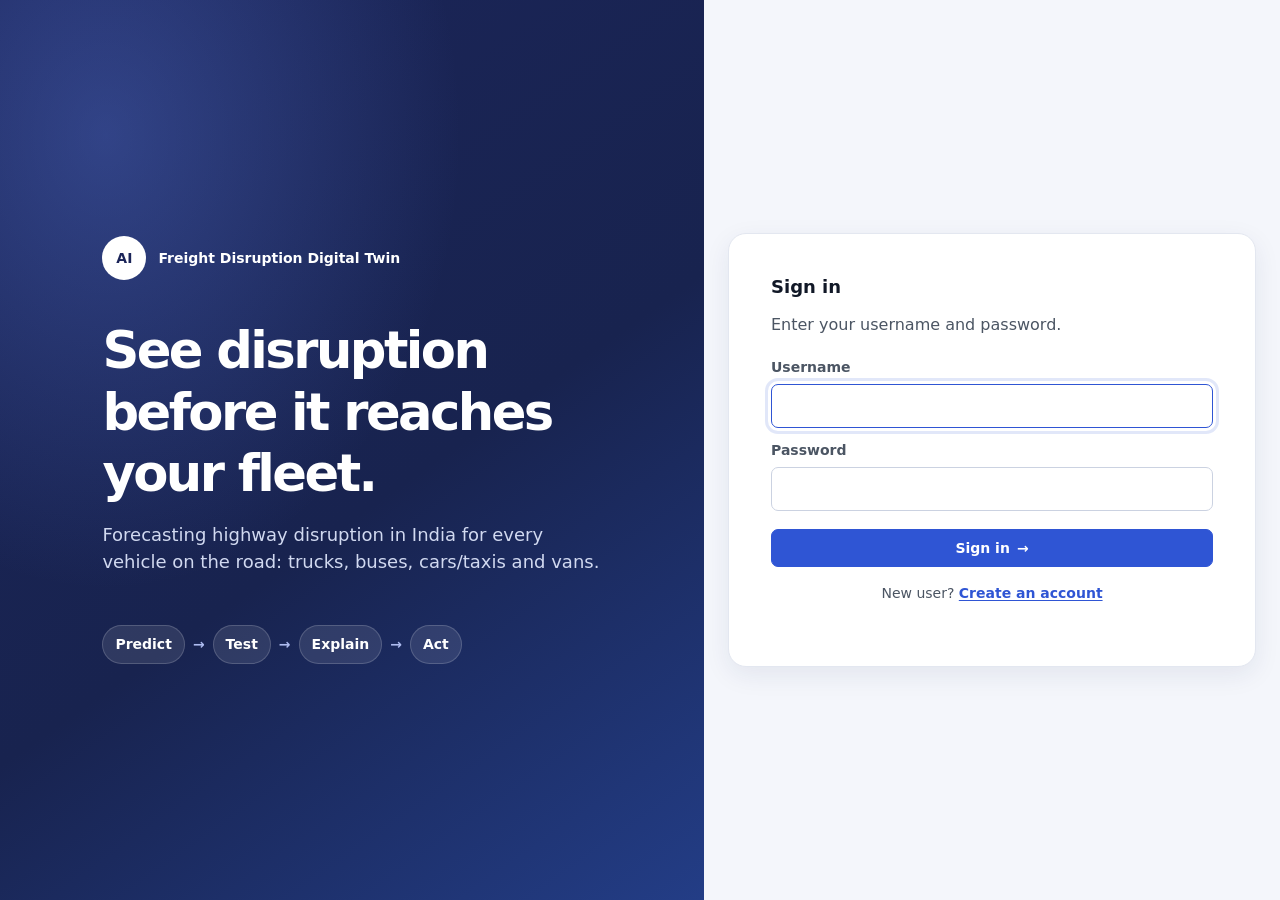
<file: frontend/index.html>
<!doctype html>
<html lang="en">
<head>
  <meta charset="utf-8">
  <meta name="viewport" content="width=device-width, initial-scale=1">
  <meta name="theme-color" content="#1b2559">
  <link rel="icon" href="data:,">
  <meta name="description" content="A synthetic prototype for highway freight disruption prediction and mitigation in India.">
  <title>Freight Disruption Digital Twin</title>
  <link rel="stylesheet" href="css/tokens.css?v=20261123-demo1">
  <link rel="stylesheet" href="css/base.css?v=20261123-demo1">
  <link rel="stylesheet" href="css/layout.css?v=20261123-demo1">
  <link rel="stylesheet" href="css/components.css?v=20261123-demo1">
  <link rel="stylesheet" href="css/pages.css?v=20261123-demo1">
  <link rel="stylesheet" href="css/ml.css?v=20261123-demo1">
  <script defer src="js/utils.js?v=20261123-demo1"></script>
  <script defer src="js/store.js?v=20261123-demo1"></script>
  <script defer src="js/data.js?v=20261123-demo1"></script>
  <script defer src="js/charts.js?v=20261123-demo1"></script>
  <script defer src="js/map.js?v=20261123-demo1"></script>
  <script defer src="js/ui.js?v=20261123-demo1"></script>
  <script defer src="js/simulator.js?v=20261123-demo1"></script>
  <script defer src="js/router.js?v=20261123-demo1"></script>
  <script defer src="js/demo-data.js?v=20261123-demo1"></script>
  <script defer src="js/demo-backend.js?v=20261123-demo1"></script>
  <script defer src="js/api.js?v=20261123-demo1"></script>
  <script defer src="js/ml-corridor.js?v=20261123-demo1"></script>
  <script defer src="js/pages/login.js?v=20261123-demo1"></script>
  <script defer src="js/pages/dashboard.js?v=20261123-demo1"></script>
  <script defer src="js/pages/risk-map.js?v=20261123-demo1"></script>
  <script defer src="js/pages/segment.js?v=20261123-demo1"></script>
  <script defer src="js/pages/simulator.js?v=20261123-demo1"></script>
  <script defer src="js/pages/results.js?v=20261123-demo1"></script>
  <script defer src="js/pages/assistant.js?v=20261123-demo1"></script>
  <script defer src="js/pages/library.js?v=20261123-demo1"></script>
  <script defer src="js/pages/vehicles.js?v=20261123-demo1"></script>
  <script defer src="js/pages/trip.js?v=20261123-demo1"></script>
  <script defer src="js/pages/departure.js?v=20261123-demo1"></script>
  <script defer src="js/pages/hotspots.js?v=20261123-demo1"></script>
  <script defer src="js/pages/model.js?v=20261123-demo1"></script>
  <script defer src="js/pages/predict-rainfall.js?v=20261123-demo1"></script>
  <script defer src="js/pages/predict-accident.js?v=20261123-demo1"></script>
  <script defer src="js/pages/predict-traffic.js?v=20261123-demo1"></script>
  <script defer src="js/pages/alerts.js?v=20261123-demo1"></script>
  <script defer src="js/pages/profile.js?v=20261123-demo1"></script>
  <script defer src="js/pages/preferences.js?v=20261123-demo1"></script>
  <script defer src="js/pages/guide.js?v=20261123-demo1"></script>
  <script defer src="js/pages/not-found.js?v=20261123-demo1"></script>
  <script defer src="js/app.js?v=20261123-demo1"></script>
</head>
<body>
  <main id="app" class="app-root"></main>
  <div id="toast-region" class="toast-region" role="status" aria-live="polite" aria-atomic="true"></div>
</body>
</html>
</file>
<file: frontend/css/tokens.css>
:root {
  color-scheme: light;
  --navy: #1b2559;
  --navy-soft: #273774;
  --blue: #2f55d4;
  --blue-hover: #2346bb;
  --ink: #111827;
  --text: #4b5563;
  --muted: #9ca3af;
  --canvas: #f4f6fb;
  --surface: #ffffff;
  --border: #e3e7f0;
  --border-strong: #cbd2e1;
  --green: #22a06b;
  --green-bg: #e8f7ef;
  --amber: #f08a24;
  --amber-bg: #fff4e5;
  --red: #d92d20;
  --red-bg: #fff0ef;
  --yellow: #f5c842;
  --yellow-bg: #fff8dc;
  --info-bg: #edf2ff;
  --radius-sm: 7px;
  --radius: 12px;
  --radius-lg: 18px;
  --shadow-sm: 0 2px 8px rgb(27 37 89 / 5%);
  --shadow: 0 8px 26px rgb(27 37 89 / 8%);
  --space-1: 4px;
  --space-2: 8px;
  --space-3: 12px;
  --space-4: 16px;
  --space-5: 20px;
  --space-6: 24px;
  --space-8: 32px;
  --space-10: 40px;
  --space-12: 48px;
  --text-xs: 0.75rem;
  --text-sm: 0.875rem;
  --text-md: 1rem;
  --text-lg: 1.125rem;
  --text-xl: 1.375rem;
  --text-2xl: 1.75rem;
  --sidebar-width: 264px;
  --topbar-height: 72px;
  font-family: system-ui, -apple-system, BlinkMacSystemFont, "Segoe UI", sans-serif;
}

[data-theme="dark"] {
  color-scheme: dark;
  --ink: #eff2fb;
  --text: #c3cbe0;
  --muted: #909bb6;
  --canvas: #11182f;
  --surface: #1b2542;
  --border: #303b5d;
  --border-strong: #455275;
  --green-bg: #143a31;
  --amber-bg: #46341e;
  --red-bg: #482724;
  --yellow-bg: #443b1b;
  --info-bg: #26345c;
  --shadow-sm: 0 2px 8px rgb(0 0 0 / 15%);
  --shadow: 0 8px 26px rgb(0 0 0 / 20%);
}
</file>
<file: frontend/css/base.css>
* {
  box-sizing: border-box;
}

html {
  min-width: 320px;
  background: var(--canvas);
}

body {
  margin: 0;
  color: var(--ink);
  background: var(--canvas);
  font-size: var(--text-md);
  line-height: 1.5;
}

button,
input,
select,
textarea {
  color: inherit;
  font: inherit;
}

button,
select {
  cursor: pointer;
}

button:disabled {
  cursor: not-allowed;
  opacity: 0.6;
}

a {
  color: var(--blue);
  text-decoration: none;
}

a:hover {
  text-decoration: underline;
}

img,
svg {
  display: block;
}

h1,
h2,
h3,
p {
  margin-top: 0;
}

h1,
h2,
h3 {
  color: var(--ink);
  line-height: 1.2;
}

h1 {
  margin-bottom: var(--space-2);
  font-size: clamp(1.45rem, 3vw, var(--text-2xl));
}

h2 {
  margin-bottom: var(--space-4);
  font-size: var(--text-lg);
}

h3 {
  margin-bottom: var(--space-2);
  font-size: var(--text-md);
}

small,
.small {
  font-size: var(--text-xs);
}

.muted {
  color: var(--muted);
}

.text-secondary {
  color: var(--text);
}

.mono,
.number {
  font-family: ui-monospace, SFMono-Regular, Menlo, Consolas, monospace;
  font-variant-numeric: tabular-nums;
}

.sr-only {
  position: absolute;
  width: 1px;
  height: 1px;
  overflow: hidden;
  clip: rect(0, 0, 0, 0);
  white-space: nowrap;
  clip-path: inset(50%);
}

:focus-visible {
  outline: 3px solid #6a88f5;
  outline-offset: 3px;
}

::selection {
  color: #fff;
  background: var(--blue);
}

[hidden] {
  display: none !important;
}

@media print {
  body {
    color: #111;
    background: #fff;
  }

  .sidebar,
  .topbar,
  .prototype-banner,
  .page-actions,
  .toast-region {
    display: none !important;
  }

  .app-shell,
  .main-column,
  .page-content {
    display: block;
    width: 100%;
    margin: 0;
    padding: 0;
  }

  .card,
  .kpi-card {
    break-inside: avoid;
    box-shadow: none;
  }
}
</file>
<file: frontend/css/layout.css>
.app-root {
  min-height: 100vh;
}

.prototype-banner {
  display: flex;
  min-height: 42px;
  align-items: center;
  justify-content: center;
  gap: var(--space-3);
  padding: 7px var(--space-4);
  color: #5c4811;
  background: var(--yellow-bg);
  border-bottom: 1px solid #ecd77d;
  font-size: var(--text-xs);
}

.prototype-banner strong {
  letter-spacing: 0.06em;
}

.prototype-banner__actions {
  display: flex;
  gap: var(--space-2);
}

.prototype-banner button {
  padding: 3px 8px;
  color: #5c4811;
  background: transparent;
  border: 1px solid #ddc65e;
  border-radius: 999px;
  font-size: inherit;
}

.app-shell {
  display: grid;
  min-height: calc(100vh - 42px);
  grid-template-columns: var(--sidebar-width) minmax(0, 1fr);
}

.sidebar {
  position: sticky;
  top: 0;
  display: flex;
  height: 100vh;
  max-height: 100vh;
  flex-direction: column;
  overflow-y: auto;
  padding: var(--space-5) var(--space-3);
  color: #e8ecf8;
  background: var(--navy);
  z-index: 20;
}

.brand {
  display: flex;
  align-items: center;
  gap: var(--space-3);
  padding: 0 var(--space-2) var(--space-5);
  color: #fff;
}

.brand__mark {
  display: grid;
  width: 40px;
  height: 40px;
  flex: 0 0 40px;
  place-items: center;
  color: var(--navy);
  background: #fff;
  border-radius: 50%;
  font-size: var(--text-sm);
  font-weight: 800;
}

.brand__name {
  display: block;
  font-size: var(--text-sm);
  font-weight: 700;
  line-height: 1.25;
}

.brand__meta {
  display: block;
  margin-top: 3px;
  color: #aeb8d5;
  font-size: var(--text-xs);
}

.sidebar-nav {
  display: grid;
  gap: var(--space-4);
}

.nav-group__title {
  margin: 0 0 5px;
  padding: 0 var(--space-2);
  color: #9ca8cb;
  font-size: 0.65rem;
  font-weight: 700;
  letter-spacing: 0.12em;
}

.nav-more > summary {
  margin: 4px 8px;
  padding: 8px 10px;
  color: #d7dded;
  border-radius: var(--radius-sm);
  cursor: pointer;
  font-size: var(--text-sm);
  font-weight: 650;
  list-style-position: inside;
}

.nav-more > summary:hover,
.nav-more[open] > summary {
  color: #fff;
  background: var(--navy-soft);
}

.nav-link {
  display: flex;
  min-height: 38px;
  align-items: center;
  gap: 10px;
  padding: 8px 10px;
  color: #d7dded;
  border-radius: var(--radius-sm);
  font-size: var(--text-sm);
}

.nav-link:hover,
.nav-link[aria-current="page"] {
  color: #fff;
  background: var(--navy-soft);
  text-decoration: none;
}

.nav-link__icon {
  display: inline-grid;
  width: 20px;
  place-items: center;
  color: #bac6e4;
  font-size: var(--text-md);
}

.nav-count {
  min-width: 20px;
  margin-left: auto;
  padding: 1px 5px;
  color: #fff;
  background: var(--red);
  border-radius: 999px;
  text-align: center;
  font-size: var(--text-xs);
}

.sidebar__footer {
  margin-top: auto;
  padding: var(--space-4) var(--space-2) 0;
  color: #bac6e4;
  border-top: 1px solid rgb(255 255 255 / 13%);
  font-size: var(--text-xs);
}

.sidebar__footer strong {
  display: block;
  margin-bottom: 3px;
  color: #fff;
  font-size: var(--text-sm);
}

.main-column {
  min-width: 0;
}

.topbar {
  position: sticky;
  top: 0;
  display: flex;
  min-height: var(--topbar-height);
  align-items: center;
  gap: var(--space-3);
  padding: 10px var(--space-6);
  background: var(--surface);
  border-bottom: 1px solid var(--border);
  z-index: 10;
}

.topbar__left,
.topbar__right {
  display: flex;
  align-items: center;
  gap: var(--space-3);
}

.topbar__left {
  min-width: 0;
  flex: 1;
}

.topbar__right {
  justify-content: flex-end;
}

.topbar__breadcrumb {
  overflow: hidden;
  color: var(--text);
  text-overflow: ellipsis;
  white-space: nowrap;
  font-size: var(--text-sm);
}

.topbar__corridor {
  max-width: 220px;
}

.topbar__select {
  max-width: 140px;
}

.content-area {
  max-width: 1600px;
  margin: 0 auto;
  padding: var(--space-6);
}

.page-content {
  min-width: 0;
}

.page-heading {
  display: flex;
  align-items: flex-start;
  justify-content: space-between;
  gap: var(--space-4);
  margin-bottom: var(--space-6);
}

.page-heading p {
  margin-bottom: 0;
  color: var(--text);
}

.page-actions {
  display: flex;
  flex-wrap: wrap;
  gap: var(--space-2);
}

.mobile-menu-button {
  display: none;
}

.sidebar-scrim {
  display: none;
}

@media (max-width: 1024px) {
  :root {
    --sidebar-width: 232px;
  }

  .topbar {
    padding-right: var(--space-4);
    padding-left: var(--space-4);
  }

  .content-area {
    padding: var(--space-5);
  }

  .topbar .topbar__badge-optional {
    display: none;
  }
}

@media (max-width: 767px) {
  .prototype-banner {
    justify-content: space-between;
    gap: var(--space-2);
    font-size: 0.68rem;
  }

  .prototype-banner__message {
    max-width: 64%;
  }

  .prototype-banner__actions button {
    font-size: 0;
  }

  .prototype-banner__actions button::first-letter {
    font-size: var(--text-xs);
  }

  .app-shell {
    display: block;
  }

  .sidebar {
    position: fixed;
    top: 0;
    bottom: 0;
    left: 0;
    width: min(300px, 86vw);
    height: 100dvh;
    max-height: 100dvh;
    transform: translateX(-105%);
    transition: transform 180ms ease;
    z-index: 40;
  }

  .app-shell.drawer-open .sidebar {
    transform: translateX(0);
  }

  .sidebar-scrim {
    position: fixed;
    inset: 0;
    display: block;
    background: rgb(10 17 42 / 45%);
    opacity: 0;
    pointer-events: none;
    transition: opacity 180ms ease;
    z-index: 30;
  }

  .app-shell.drawer-open .sidebar-scrim {
    opacity: 1;
    pointer-events: auto;
  }

  .topbar {
    min-height: 62px;
    gap: var(--space-2);
    padding: 8px 12px;
  }

  .topbar__left,
  .topbar__right {
    gap: 7px;
  }

  .topbar .topbar__breadcrumb,
  .topbar .topbar__role,
  .topbar .topbar__synthetic {
    display: none;
  }

  .topbar .topbar__corridor {
    width: auto;
    min-width: 0;
    flex: 1 1 140px;
    max-width: 160px;
    font-size: var(--text-xs);
  }

  .topbar__select {
    max-width: 105px;
    padding: 7px;
    font-size: var(--text-xs);
  }

  .mobile-menu-button {
    display: inline-flex;
    width: 38px;
    min-width: 38px;
    flex: 0 0 38px;
    height: 38px;
    align-items: center;
    justify-content: center;
    padding: 0;
  }

  .topbar__right {
    flex: 0 0 auto;
  }

  .content-area {
    padding: var(--space-4) 12px;
  }

  .page-heading {
    display: block;
  }

  .page-heading .page-actions {
    margin-top: var(--space-3);
  }
}

@media (prefers-reduced-motion: reduce) {
  *,
  *::before,
  *::after {
    scroll-behavior: auto !important;
    animation-duration: 0.01ms !important;
    animation-iteration-count: 1 !important;
    transition-duration: 0.01ms !important;
  }
}
</file>
<file: frontend/css/components.css>
.button {
  display: inline-flex;
  min-height: 38px;
  align-items: center;
  justify-content: center;
  gap: 7px;
  padding: 8px 13px;
  color: var(--text);
  background: var(--surface);
  border: 1px solid var(--border-strong);
  border-radius: var(--radius-sm);
  font-size: var(--text-sm);
  font-weight: 600;
  line-height: 1.2;
  transition: background 120ms ease, border-color 120ms ease, transform 120ms ease;
}

.button:hover {
  background: var(--canvas);
  border-color: var(--muted);
  text-decoration: none;
}

.button:active {
  transform: translateY(1px);
}

.button--primary {
  color: #fff;
  background: var(--blue);
  border-color: var(--blue);
}

.button--primary:hover {
  color: #fff;
  background: var(--blue-hover);
  border-color: var(--blue-hover);
}

.button--subtle {
  min-height: 34px;
  padding: 6px 10px;
  border-color: transparent;
  background: transparent;
}

.button--danger {
  color: var(--red);
}

.button--icon {
  width: 38px;
  padding: 0;
}

.button--wide {
  width: 100%;
}

.card,
.kpi-card {
  min-width: 0;
  padding: var(--space-5);
  background: var(--surface);
  border: 1px solid var(--border);
  border-radius: var(--radius);
  box-shadow: var(--shadow-sm);
}

.card__header {
  display: flex;
  align-items: flex-start;
  justify-content: space-between;
  gap: var(--space-3);
  margin-bottom: var(--space-4);
}

.card__header h2,
.card__header h3 {
  margin-bottom: 0;
}

.card__header p {
  margin: 4px 0 0;
  color: var(--text);
  font-size: var(--text-sm);
}

.card-grid {
  display: grid;
  gap: var(--space-4);
}

.kpi-grid {
  display: grid;
  grid-template-columns: repeat(4, minmax(0, 1fr));
  gap: var(--space-4);
  margin-bottom: var(--space-5);
}

.kpi-card {
  position: relative;
  overflow: hidden;
  padding: var(--space-4);
}

.kpi-card__label {
  display: block;
  color: var(--text);
  font-size: var(--text-sm);
}

.kpi-card__value {
  display: block;
  margin: 7px 0 2px;
  color: var(--ink);
  font-size: var(--text-2xl);
  font-weight: 750;
  letter-spacing: -0.04em;
  line-height: 1.1;
}

.kpi-card__note {
  color: var(--muted);
  font-size: var(--text-xs);
}

.kpi-card--risk {
  border-left: 4px solid var(--red);
}

.pill,
.badge {
  display: inline-flex;
  min-height: 22px;
  align-items: center;
  gap: 5px;
  padding: 3px 8px;
  border-radius: 999px;
  font-size: var(--text-xs);
  font-weight: 650;
  line-height: 1.2;
  white-space: nowrap;
}

.pill--low,
.pill--success {
  color: #13724a;
  background: var(--green-bg);
}

.pill--moderate,
.pill--warning {
  color: #91500d;
  background: var(--amber-bg);
}

.pill--high,
.pill--danger {
  color: #a51f18;
  background: var(--red-bg);
}

.pill--info {
  color: #2646a8;
  background: var(--info-bg);
}

.pill--neutral {
  color: var(--text);
  background: var(--canvas);
}

.simulated {
  display: inline-flex;
  align-items: center;
  padding: 2px 6px;
  color: #795d00;
  background: var(--yellow-bg);
  border: 1px solid #e8d578;
  border-radius: 4px;
  font-size: 0.63rem;
  font-weight: 750;
  letter-spacing: 0.06em;
  text-transform: uppercase;
}

.status-dot {
  width: 7px;
  height: 7px;
  flex: 0 0 7px;
  background: currentColor;
  border-radius: 50%;
}

.field {
  display: grid;
  gap: 6px;
}

.field label,
.field__label {
  color: var(--text);
  font-size: var(--text-sm);
  font-weight: 650;
}

.field input,
.field select,
.field textarea,
.select-control,
.input-control {
  width: 100%;
  min-height: 42px;
  padding: 9px 11px;
  background: var(--surface);
  border: 1px solid var(--border-strong);
  border-radius: var(--radius-sm);
}

.field input:focus,
.field select:focus,
.field textarea:focus {
  border-color: var(--blue);
  outline: 3px solid rgb(47 85 212 / 14%);
}

.field__hint {
  color: var(--muted);
  font-size: var(--text-xs);
}

.field-row {
  display: grid;
  grid-template-columns: repeat(2, minmax(0, 1fr));
  gap: var(--space-4);
}

.table-wrap {
  width: 100%;
  overflow-x: auto;
}

.table-widget {
  display: grid;
  gap: var(--space-3);
}

.table-toolbar {
  display: flex;
  flex-wrap: wrap;
  justify-content: flex-end;
  gap: var(--space-2);
}

.table-search,
.table-filter {
  width: min(100%, 240px);
}

.table-pager {
  display: flex;
  align-items: center;
  justify-content: flex-end;
  gap: var(--space-2);
}

.table-sort {
  padding: 3px 0;
  color: inherit;
  background: transparent;
  border: 0;
  font: inherit;
  font-weight: inherit;
  letter-spacing: inherit;
  text-align: left;
  text-transform: inherit;
}

.table-sort:hover {
  color: var(--blue);
}

.data-table {
  width: 100%;
  border-collapse: collapse;
  text-align: left;
  font-size: var(--text-sm);
}

.data-table th {
  padding: 11px 12px;
  color: var(--muted);
  border-bottom: 1px solid var(--border);
  font-size: var(--text-xs);
  font-weight: 700;
  letter-spacing: 0.06em;
  text-transform: uppercase;
  white-space: nowrap;
}

.data-table td {
  padding: 13px 12px;
  border-bottom: 1px solid var(--border);
  vertical-align: middle;
}

.data-table tr:last-child td {
  border-bottom: 0;
}

.data-table tbody tr:hover {
  background: color-mix(in srgb, var(--canvas), transparent 35%);
}

.filter-row,
.tabs,
.segmented-control {
  display: flex;
  flex-wrap: wrap;
  gap: var(--space-2);
}

.filter-chip,
.tab-button {
  min-height: 34px;
  padding: 6px 11px;
  color: var(--text);
  background: transparent;
  border: 1px solid var(--border);
  border-radius: 999px;
  font-size: var(--text-sm);
}

.filter-chip[aria-pressed="true"],
.tab-button[aria-selected="true"] {
  color: var(--blue);
  background: var(--info-bg);
  border-color: #b8c8fa;
  font-weight: 700;
}

.segmented-control {
  gap: 0;
  width: fit-content;
  padding: 3px;
  background: var(--canvas);
  border: 1px solid var(--border);
  border-radius: 9px;
}

.segmented-control button {
  padding: 6px 11px;
  color: var(--text);
  background: transparent;
  border: 0;
  border-radius: 6px;
  font-size: var(--text-sm);
}

.segmented-control button[aria-pressed="true"] {
  color: var(--ink);
  background: var(--surface);
  box-shadow: var(--shadow-sm);
}

.modal-backdrop {
  position: fixed;
  inset: 0;
  display: grid;
  place-items: center;
  padding: var(--space-4);
  background: rgb(11 19 44 / 54%);
  z-index: 100;
}

.modal {
  width: min(100%, 520px);
  max-height: min(90vh, 760px);
  overflow: auto;
  padding: var(--space-6);
  background: var(--surface);
  border: 1px solid var(--border);
  border-radius: var(--radius-lg);
  box-shadow: var(--shadow);
}

.modal__body {
  margin-top: var(--space-4);
}

.modal__header,
.modal__footer {
  display: flex;
  align-items: center;
  justify-content: space-between;
  gap: var(--space-3);
}

.modal__footer {
  justify-content: flex-end;
  margin-top: var(--space-5);
}

.toast-region {
  position: fixed;
  right: var(--space-4);
  bottom: var(--space-4);
  display: grid;
  gap: var(--space-2);
  width: min(360px, calc(100vw - 32px));
  z-index: 120;
  pointer-events: none;
}

.toast {
  padding: 12px 15px;
  color: #fff;
  background: var(--navy);
  border-radius: var(--radius-sm);
  box-shadow: var(--shadow);
  font-size: var(--text-sm);
  animation: toast-in 160ms ease-out;
  pointer-events: auto;
}

.drawer-backdrop {
  position: fixed;
  inset: 0;
  display: flex;
  justify-content: flex-end;
  background: rgb(11 19 44 / 48%);
  z-index: 110;
}

.drawer {
  width: min(480px, 100%);
  height: 100%;
  overflow: auto;
  padding: var(--space-5);
  background: var(--surface);
  box-shadow: var(--shadow);
  animation: drawer-in 180ms ease-out;
}

.corridor-map {
  width: 100%;
  overflow: auto;
  border-radius: var(--radius);
  background: var(--canvas);
}

.corridor-map svg {
  width: 100%;
  min-width: 560px;
  height: auto;
  color: var(--text);
}

.corridor-map a:focus-visible line {
  stroke-width: 12;
  outline: none;
}

.corridor-map a:hover line {
  stroke-width: 12;
}

.empty-state {
  padding: var(--space-8) var(--space-4);
  color: var(--text);
  text-align: center;
}

.empty-state__icon {
  display: grid;
  width: 46px;
  height: 46px;
  place-items: center;
  margin: 0 auto var(--space-3);
  color: var(--blue);
  background: var(--info-bg);
  border-radius: 50%;
  font-size: var(--text-xl);
}

.skeleton {
  height: 14px;
  background: linear-gradient(90deg, var(--border), var(--canvas), var(--border));
  background-size: 200% 100%;
  border-radius: 5px;
  animation: shimmer 1.3s linear infinite;
}

.design-note {
  position: sticky;
  bottom: var(--space-3);
  width: fit-content;
  margin: var(--space-4) 0 0;
  padding: 7px 10px;
  color: #715400;
  background: var(--yellow-bg);
  border: 1px dashed #d2ad31;
  border-radius: var(--radius-sm);
  box-shadow: var(--shadow-sm);
  font-size: var(--text-xs);
}

.error-state {
  padding: var(--space-5);
  color: #a51f18;
  background: var(--red-bg);
  border: 1px solid #efb7b2;
  border-radius: var(--radius);
}

.visually-muted {
  color: var(--muted);
  font-size: var(--text-xs);
}

.wireframe,
.wireframe * {
  --blue: #555;
  --navy: #444;
}

.wireframe .card,
.wireframe .kpi-card,
.wireframe .button,
.wireframe input,
.wireframe select {
  border-style: dashed;
  box-shadow: none;
}

.wireframe .card {
  background-image: repeating-linear-gradient(135deg, transparent, transparent 7px, rgb(120 120 120 / 4%) 7px, rgb(120 120 120 / 4%) 14px);
}

@keyframes shimmer {
  to { background-position: -200% 0; }
}

@keyframes toast-in {
  from { opacity: 0; transform: translateY(8px); }
  to { opacity: 1; transform: translateY(0); }
}

@keyframes drawer-in {
  from { opacity: 0.6; transform: translateX(24px); }
  to { opacity: 1; transform: translateX(0); }
}

@media (max-width: 767px) {
  .kpi-grid {
    grid-template-columns: repeat(2, minmax(0, 1fr));
    gap: var(--space-2);
  }

  .kpi-card {
    padding: 12px;
  }

  .kpi-card__value {
    font-size: var(--text-xl);
  }

  .card {
    padding: var(--space-4);
  }

  .field-row {
    grid-template-columns: 1fr;
  }

  .table-pager {
    flex-wrap: wrap;
  }

  .table-wrap {
    overflow: visible;
  }

  .data-table,
  .data-table tbody,
  .data-table tr,
  .data-table td {
    display: block;
    width: 100%;
  }

  .data-table thead {
    position: absolute;
    width: 1px;
    height: 1px;
    overflow: hidden;
    clip: rect(0, 0, 0, 0);
  }

  .data-table tr {
    margin-bottom: var(--space-3);
    padding: 8px 12px;
    background: var(--surface);
    border: 1px solid var(--border);
    border-radius: var(--radius);
  }

  .data-table td {
    display: flex;
    justify-content: space-between;
    gap: var(--space-3);
    padding: 8px 0;
    text-align: right;
  }

  .data-table td::before {
    content: attr(data-label);
    color: var(--muted);
    font-size: var(--text-xs);
    font-weight: 700;
    text-align: left;
  }
}
</file>
<file: frontend/css/pages.css>
.login-page {
  display: grid;
  min-height: 100vh;
  grid-template-columns: minmax(0, 1.1fr) minmax(360px, 0.9fr);
  background: var(--canvas);
}

.login-intro {
  display: flex;
  flex-direction: column;
  justify-content: center;
  padding: clamp(32px, 8vw, 112px);
  color: #fff;
  background:
    radial-gradient(ellipse at 15% 15%, rgb(91 122 222 / 36%), transparent 42%),
    linear-gradient(145deg, #1b2559, #18234f 55%, #233d86);
}

.login-brand {
  display: flex;
  align-items: center;
  gap: 12px;
  margin-bottom: var(--space-10);
  color: #fff;
  font-size: var(--text-sm);
  font-weight: 700;
}

.login-brand__mark {
  display: grid;
  width: 44px;
  height: 44px;
  place-items: center;
  color: var(--navy);
  background: #fff;
  border-radius: 50%;
  font-weight: 800;
}

.login-intro h1 {
  max-width: 660px;
  margin-bottom: var(--space-4);
  color: #fff;
  font-size: clamp(2.2rem, 4vw, 3.8rem);
  letter-spacing: -0.05em;
}

.login-intro__tagline {
  max-width: 560px;
  color: #d1d9f0;
  font-size: var(--text-lg);
}

.journey-strip {
  display: flex;
  flex-wrap: wrap;
  align-items: center;
  gap: 8px;
  margin-top: var(--space-8);
  color: #fff;
  font-size: var(--text-sm);
  font-weight: 650;
}

.journey-strip span {
  padding: 8px 12px;
  background: rgb(255 255 255 / 10%);
  border: 1px solid rgb(255 255 255 / 17%);
  border-radius: 999px;
}

.journey-strip b {
  color: #aebcf0;
}

.login-panel {
  display: grid;
  place-items: center;
  padding: var(--space-6);
}

.login-card {
  width: min(100%, 560px);
  padding: clamp(24px, 4vw, 42px);
  background: var(--surface);
  border: 1px solid var(--border);
  border-radius: var(--radius-lg);
  box-shadow: var(--shadow);
}

.login-card > p {
  margin-bottom: var(--space-5);
  color: var(--text);
}

.role-list {
  display: grid;
  gap: 10px;
  margin-bottom: var(--space-5);
}

.role-option {
  display: flex;
  min-height: 72px;
  align-items: center;
  gap: var(--space-3);
  padding: 12px;
  background: var(--surface);
  border: 1px solid var(--border);
  border-radius: var(--radius);
  cursor: pointer;
}

.role-option:hover {
  border-color: #9eafea;
}

.role-option:has(input:checked) {
  background: var(--info-bg);
  border-color: var(--blue);
  box-shadow: 0 0 0 2px rgb(47 85 212 / 10%);
}

.role-option input {
  accent-color: var(--blue);
}

.role-option__icon {
  display: grid;
  width: 40px;
  height: 40px;
  flex: 0 0 40px;
  place-items: center;
  color: var(--blue);
  background: var(--surface);
  border-radius: 10px;
  font-size: var(--text-lg);
}

.role-option__copy {
  display: grid;
  gap: 2px;
}

.role-option__copy strong {
  font-size: var(--text-sm);
}

.role-option__copy small {
  color: var(--text);
}

.login-note {
  margin: var(--space-3) 0 0;
  color: var(--muted);
  text-align: center;
  font-size: var(--text-xs);
}

.welcome-row {
  display: flex;
  align-items: flex-end;
  justify-content: space-between;
  gap: var(--space-4);
  margin-bottom: var(--space-5);
}

.welcome-row p {
  margin: 0;
  color: var(--text);
}

.stub-panel {
  display: grid;
  min-height: 260px;
  place-items: center;
  border: 1px dashed var(--border-strong);
  border-radius: var(--radius);
  background: repeating-linear-gradient(135deg, var(--surface), var(--surface) 12px, var(--canvas) 12px, var(--canvas) 24px);
  text-align: center;
}

.stub-panel__inner {
  max-width: 450px;
  padding: var(--space-5);
}

.stub-panel__inner p {
  color: var(--text);
}

.split-layout {
  display: grid;
  grid-template-columns: minmax(0, 1fr) minmax(260px, 0.34fr);
  gap: var(--space-4);
}

.design-note-toggle[aria-pressed="true"] {
  color: #6a5100;
  background: var(--yellow-bg);
}

.dashboard-risk-card {
  margin-bottom: var(--space-4);
}

.risk-strip-wrap {
  width: 100%;
  overflow-x: auto;
}

.risk-strip-wrap svg {
  width: 100%;
  min-width: 700px;
  height: auto;
  color: var(--muted);
}

.risk-strip-wrap rect {
  cursor: pointer;
  transition: filter 120ms ease, transform 120ms ease;
}

.risk-strip-wrap rect:hover,
.risk-strip-wrap rect:focus-visible {
  filter: brightness(0.9);
  stroke: var(--ink);
  stroke-width: 2px;
}

.risk-strip-ends {
  display: flex;
  justify-content: space-between;
  margin-top: 5px;
  color: var(--text);
  font-size: var(--text-xs);
  font-weight: 650;
}

.risk-legend {
  display: flex;
  flex-wrap: wrap;
  gap: var(--space-4);
  margin-top: var(--space-4);
  color: var(--text);
  font-size: var(--text-xs);
}

.risk-legend > span {
  display: inline-flex;
  align-items: center;
  gap: 6px;
}

.legend-swatch {
  display: inline-block;
  width: 12px;
  height: 12px;
  background: currentColor;
  border-radius: 3px;
}

.legend-swatch--low { color: var(--green); }
.legend-swatch--moderate { color: var(--amber); }
.legend-swatch--high { color: var(--red); }
.legend-swatch--alternate {
  width: 18px;
  height: 0;
  background: transparent;
  border-top: 2px dashed var(--blue);
  border-radius: 0;
}
.legend-swatch--vehicle {
  width: 10px;
  height: 10px;
  background: var(--navy);
  border-radius: 50%;
}

.dashboard-lower-grid {
  display: grid;
  grid-template-columns: minmax(0, 1fr) minmax(270px, 0.34fr);
  align-items: start;
  gap: var(--space-4);
}

.dashboard-trips-card {
  min-width: 0;
}

.dashboard-table-header {
  align-items: center;
}

.dashboard-filter-row {
  margin-bottom: var(--space-3);
}

.trip-cell__icon {
  display: inline-grid;
  width: 30px;
  height: 30px;
  flex: 0 0 30px;
  place-items: center;
  color: var(--blue);
  background: var(--info-bg);
  border-radius: 8px;
  vertical-align: middle;
}

.trip-cell__icon svg {
  width: 19px;
  height: 19px;
}

.dashboard-trip-table td:first-child {
  min-width: 175px;
}

.dashboard-trip-table td:first-child > span:last-child,
.dashboard-trip-table td:first-child > span:nth-child(2) {
  display: inline-grid;
  margin-left: 7px;
  vertical-align: middle;
}

.dashboard-trip-table td:first-child small,
.segment-table-card td small {
  display: block;
  margin-top: 3px;
  color: var(--muted);
  font-size: var(--text-xs);
}

.table-primary-link {
  font-weight: 700;
}

.dashboard-aside {
  display: grid;
  gap: var(--space-4);
}

.alert-mini-list {
  display: grid;
}

.alert-mini {
  display: grid;
  grid-template-columns: 30px minmax(0, 1fr);
  gap: 10px;
  padding: 12px 0;
  border-bottom: 1px solid var(--border);
}

.alert-mini:last-child {
  padding-bottom: 0;
  border-bottom: 0;
}

.alert-mini__severity {
  display: grid;
  width: 26px;
  height: 26px;
  place-items: center;
  border-radius: 50%;
  font-size: var(--text-sm);
  font-weight: 800;
}

.alert-mini__severity--high { color: var(--red); background: var(--red-bg); }
.alert-mini__severity--moderate { color: #99540e; background: var(--amber-bg); }
.alert-mini__severity--info { color: var(--blue); background: var(--info-bg); }

.alert-mini a {
  display: block;
  color: var(--ink);
  font-size: var(--text-sm);
  font-weight: 650;
}

.alert-mini small {
  display: block;
  margin-top: 4px;
  color: var(--muted);
}

.assistant-suggestion {
  display: flex;
  align-items: flex-start;
  gap: var(--space-3);
  padding: var(--space-4);
  color: #fff;
  background: #202b5e;
  border-radius: var(--radius);
  box-shadow: var(--shadow-sm);
}

.assistant-suggestion h2 {
  margin: 4px 0 5px;
  color: #fff;
  font-size: var(--text-md);
}

.assistant-suggestion p {
  margin-bottom: 12px;
  color: #d3daf0;
  font-size: var(--text-xs);
}

.assistant-suggestion .small {
  color: #b6c4ee;
  font-weight: 700;
  letter-spacing: 0.08em;
}

.assistant-suggestion__icon {
  display: grid;
  width: 34px;
  height: 34px;
  flex: 0 0 34px;
  place-items: center;
  color: #fff;
  background: rgb(255 255 255 / 14%);
  border-radius: 9px;
}

.button--light {
  min-height: 32px;
  padding: 6px 10px;
  color: var(--navy);
  background: #fff;
  border-color: #fff;
  font-size: var(--text-xs);
}

.map-time-card {
  margin-bottom: var(--space-4);
}

.map-time-controls {
  display: flex;
  align-items: center;
  gap: var(--space-5);
}

.time-slider-group {
  display: grid;
  flex: 1;
  gap: 5px;
  color: var(--text);
  font-size: var(--text-sm);
}

.time-slider-group input {
  width: 100%;
  accent-color: var(--blue);
}

.risk-map-layout {
  display: grid;
  grid-template-columns: minmax(0, 1.25fr) minmax(400px, 0.75fr);
  align-items: start;
  gap: var(--space-4);
}

.map-card,
.segment-table-card {
  min-width: 0;
}

.map-zoom-controls {
  display: flex;
  align-items: center;
  gap: 5px;
}

.map-zoom-controls .button {
  min-height: 32px;
}

.segment-risk-table td:first-child {
  min-width: 170px;
}

.segment-risk-table .pill {
  margin-left: 3px;
}

.segment-risk-table td .table-primary-link + small {
  max-width: 190px;
}

.loading-spinner {
  width: 14px;
  height: 14px;
  border: 2px solid currentColor;
  border-right-color: transparent;
  border-radius: 50%;
  animation: spin 650ms linear infinite;
}

@keyframes spin {
  to { transform: rotate(360deg); }
}

.back-link {
  display: inline-block;
  margin-bottom: 8px;
  font-size: var(--text-sm);
  font-weight: 650;
}

.segment-heading .page-heading p {
  margin-bottom: 5px;
}

.risk-warning {
  display: flex;
  align-items: center;
  gap: var(--space-3);
  margin-bottom: var(--space-4);
  padding: 14px 16px;
  color: #8d2119;
  background: var(--red-bg);
  border: 1px solid #efb7b2;
  border-radius: var(--radius);
  font-size: var(--text-sm);
}

.risk-warning__icon {
  display: grid;
  width: 30px;
  height: 30px;
  flex: 0 0 30px;
  place-items: center;
  color: #fff;
  background: var(--red);
  border-radius: 50%;
  font-weight: 800;
}

.segment-kpi-grid {
  margin-bottom: var(--space-4);
}

.kpi-inline-note,
.kpi-unit {
  color: var(--text);
  font-size: var(--text-sm);
  font-weight: 600;
  letter-spacing: 0;
}

.segment-chart-grid,
.segment-details-grid {
  display: grid;
  grid-template-columns: repeat(2, minmax(0, 1fr));
  gap: var(--space-4);
  margin-bottom: var(--space-4);
}

.segment-chart-grid #segment-risk-chart svg,
.segment-chart-grid #segment-rain-chart svg,
.segment-details-grid #segment-contributions svg {
  width: 100%;
  height: auto;
  color: var(--muted);
}

.vehicle-impact-card td:first-child {
  display: flex;
  align-items: center;
  gap: 8px;
}

.vehicle-impact-card td svg {
  width: 20px;
  height: 20px;
  color: var(--blue);
}

.segment-trip-list {
  display: grid;
}

.segment-trip {
  display: flex;
  align-items: center;
  gap: var(--space-3);
  padding: 12px 0;
  border-bottom: 1px solid var(--border);
}

.segment-trip:last-child {
  padding-bottom: 0;
  border-bottom: 0;
}

.segment-trip__main {
  display: grid;
  flex: 1;
  gap: 3px;
}

.segment-trip__main > a {
  font-size: var(--text-sm);
  font-weight: 700;
}

.segment-trip__main small {
  color: var(--muted);
  font-size: var(--text-xs);
}

.simulator-form {
  display: grid;
  grid-template-columns: minmax(0, 1fr) minmax(250px, 0.3fr);
  align-items: start;
  gap: var(--space-4);
}

.simulator-main {
  display: grid;
  gap: var(--space-4);
}

.simulator-card .card__header > div {
  position: relative;
  padding-left: 42px;
}

.simulator-card .card__header h2 {
  margin-bottom: 4px;
}

.simulator-card .card__header p {
  margin: 0;
  color: var(--text);
  font-size: var(--text-sm);
}

.step-number {
  position: absolute;
  top: 0;
  left: 0;
  display: grid;
  width: 30px;
  height: 30px;
  place-items: center;
  color: var(--blue);
  background: var(--info-bg);
  border-radius: 50%;
  font-weight: 750;
}

.simulator-card .field-row,
.simulator-card > .field {
  margin-bottom: var(--space-4);
}

.scenario-choice-row {
  display: flex;
  flex-wrap: wrap;
  gap: var(--space-2);
  margin-bottom: var(--space-4);
}

.scenario-helper {
  margin: var(--space-3) 0 0;
  color: var(--text);
  font-size: var(--text-sm);
}

.check-option {
  display: flex;
  align-items: flex-start;
  gap: 10px;
  margin-top: var(--space-4);
  cursor: pointer;
}

.check-option input {
  width: 18px;
  height: 18px;
  margin-top: 2px;
  accent-color: var(--blue);
}

.check-option span {
  display: grid;
  gap: 2px;
}

.check-option strong {
  font-size: var(--text-sm);
}

.check-option small {
  color: var(--muted);
}

.what-you-get {
  margin-top: var(--space-5);
  padding: var(--space-4);
  background: var(--canvas);
  border-radius: var(--radius-sm);
  font-size: var(--text-sm);
}

.what-you-get ul {
  margin: 7px 0 0;
  padding-left: 20px;
  color: var(--text);
}

.simulator-actions {
  display: flex;
  flex-wrap: wrap;
  justify-content: flex-end;
  gap: var(--space-2);
  margin-top: var(--space-5);
}

.simulator-side-note {
  position: sticky;
  top: calc(var(--topbar-height) + var(--space-4));
}

.simulator-side-note p {
  color: var(--text);
  font-size: var(--text-sm);
}

.progress-steps {
  display: grid;
  gap: 12px;
  margin: var(--space-5) 0;
  padding: 0;
  list-style: none;
}

.progress-steps li {
  display: flex;
  align-items: center;
  gap: 10px;
  color: var(--muted);
  font-size: var(--text-sm);
}

.progress-step-icon {
  display: grid;
  width: 26px;
  height: 26px;
  place-items: center;
  border: 1px solid var(--border-strong);
  border-radius: 50%;
  font-size: var(--text-xs);
}

.progress-steps li.is-active {
  color: var(--blue);
  font-weight: 700;
}

.progress-steps li.is-active .progress-step-icon,
.progress-steps li.is-complete .progress-step-icon {
  color: #fff;
  background: var(--blue);
  border-color: var(--blue);
}

.progress-steps li.is-complete {
  color: var(--green);
}

.progress-track {
  height: 7px;
  overflow: hidden;
  background: var(--canvas);
  border-radius: 999px;
}

.progress-track span {
  display: block;
  width: 0;
  height: 100%;
  background: var(--blue);
  border-radius: inherit;
  transition: width 180ms ease;
}

.scenario-library-picker {
  display: grid;
  gap: 8px;
}

.scenario-picker-option {
  padding: 12px;
  color: var(--ink);
  background: var(--surface);
  border: 1px solid var(--border);
  border-radius: var(--radius-sm);
  text-align: left;
}

.scenario-picker-option:hover {
  background: var(--canvas);
  border-color: var(--blue);
}

.route-result-grid {
  display: grid;
  grid-template-columns: repeat(2, minmax(0, 1fr));
  gap: var(--space-4);
  margin-bottom: var(--space-4);
}

.route-result-card {
  min-width: 0;
}

.route-result-card--recommended {
  border: 2px solid var(--green);
  box-shadow: 0 0 0 3px rgb(34 160 107 / 9%);
}

.route-result-card__header {
  display: flex;
  align-items: flex-start;
  justify-content: space-between;
  gap: var(--space-3);
  padding-bottom: var(--space-4);
  border-bottom: 1px solid var(--border);
}

.route-result-card__header p {
  margin: 0 0 4px;
  font-weight: 750;
  letter-spacing: 0.08em;
}

.route-result-card__header h2 {
  margin: 0;
}

.route-result-primary {
  display: grid;
  grid-template-columns: repeat(2, minmax(0, 1fr));
  gap: var(--space-3);
  padding: var(--space-4) 0;
}

.route-result-primary > div {
  display: grid;
  align-content: start;
  gap: 6px;
}

.route-result-primary span,
.route-result-stats dt {
  color: var(--text);
  font-size: var(--text-sm);
}

.route-result-primary span small,
.route-result-stats dt small {
  display: block;
  color: var(--muted);
}

.route-result-primary strong {
  font-size: var(--text-2xl);
}

.route-result-primary strong small {
  color: var(--text);
  font-size: var(--text-sm);
  font-weight: 500;
}

.route-result-stats {
  display: grid;
  grid-template-columns: repeat(2, minmax(0, 1fr));
  gap: 12px;
  margin: 0;
  padding-top: var(--space-4);
  border-top: 1px solid var(--border);
}

.route-result-stats > div {
  min-width: 0;
}

.route-result-stats dd {
  margin: 4px 0 0;
  font-weight: 700;
}

.recommendation-banner {
  display: flex;
  align-items: center;
  gap: var(--space-3);
  margin-bottom: var(--space-4);
  padding: 14px 16px;
  color: #145e42;
  background: var(--green-bg);
  border: 1px solid #a9dec4;
  border-radius: var(--radius);
}

.recommendation-banner p {
  margin: 0;
  font-weight: 650;
}

.recommendation-banner__icon {
  display: grid;
  width: 30px;
  height: 30px;
  flex: 0 0 30px;
  place-items: center;
  color: #fff;
  background: var(--green);
  border-radius: 50%;
  font-weight: 800;
}

.results-histogram-card,
.next-step-card {
  margin-bottom: var(--space-4);
}

#results-histogram svg {
  width: 100%;
  height: auto;
  color: var(--muted);
}

.histogram-legend {
  display: flex;
  flex-wrap: wrap;
  gap: var(--space-4);
  margin-top: var(--space-3);
  color: var(--text);
  font-size: var(--text-xs);
}

.histogram-legend > span {
  display: inline-flex;
  align-items: center;
  gap: 7px;
}

.histogram-legend i {
  width: 12px;
  height: 12px;
  border-radius: 3px;
}

.next-step-card .page-actions {
  justify-content: flex-start;
}

.results-footnote {
  color: var(--muted);
  font-size: var(--text-xs);
}

.clipboard-fallback {
  position: fixed;
  top: -100px;
  left: -100px;
}

.library-summary {
  grid-template-columns: repeat(2, minmax(0, 1fr));
  margin-bottom: var(--space-4);
}

.library-table-card {
  margin-bottom: var(--space-4);
}

.scenario-actions {
  display: flex;
  flex-wrap: wrap;
  gap: 3px;
}

.scenario-actions .button {
  min-height: 30px;
  padding: 5px 7px;
  font-size: var(--text-xs);
}

.table-widget .data-table td:nth-child(6) {
  min-width: 220px;
}

.table-widget .data-table td:last-child {
  min-width: 230px;
}

.table-widget .data-table td:last-child::before {
  content: none;
}

.table-widget .data-table th:last-child .table-sort {
  display: none;
}

.assistant-demo-notice {
  display: flex;
  align-items: flex-start;
  gap: var(--space-3);
  margin-bottom: var(--space-4);
  padding: 14px 16px;
  color: var(--text);
  background: var(--info-bg);
  border: 1px solid #c6d9f3;
  border-radius: var(--radius);
  font-size: var(--text-sm);
}

.assistant-demo-notice strong {
  flex: 0 0 auto;
  color: var(--ink);
}

.assistant-layout {
  display: grid;
  grid-template-columns: minmax(0, 1.65fr) minmax(250px, 0.8fr);
  align-items: start;
  gap: var(--space-4);
}

.assistant-chat-card,
.assistant-prompts {
  min-width: 0;
  margin-bottom: var(--space-4);
}

.assistant-chat-card .card__header {
  align-items: center;
}

.assistant-chat-log {
  display: flex;
  min-height: 260px;
  max-height: min(58vh, 620px);
  flex-direction: column;
  gap: var(--space-3);
  overflow: auto;
  padding: var(--space-4) 2px;
  border-top: 1px solid var(--border);
  border-bottom: 1px solid var(--border);
  scroll-behavior: smooth;
}

.assistant-message {
  width: min(100%, 680px);
  padding: 14px 16px;
  border: 1px solid var(--border);
  border-radius: 14px;
  background: var(--surface);
}

.assistant-message--user {
  align-self: flex-end;
  background: var(--info-bg);
  border-color: var(--border-strong);
}

.assistant-message__label {
  display: block;
  margin-bottom: 7px;
  color: var(--muted);
  font-size: var(--text-xs);
  font-weight: 700;
}

.assistant-message__body {
  margin: 0;
  line-height: 1.55;
  white-space: pre-wrap;
  overflow-wrap: anywhere;
}

.assistant-source {
  display: block;
  margin-top: 10px;
  color: var(--blue);
  font-size: var(--text-xs);
  font-weight: 650;
}

.assistant-response-action {
  display: inline-flex;
  margin-top: 10px;
}

.assistant-composer {
  display: flex;
  align-items: flex-end;
  gap: var(--space-3);
  margin-top: var(--space-4);
}

.assistant-composer textarea {
  width: 100%;
  min-height: 48px;
  max-height: 180px;
  resize: vertical;
  padding: 12px;
  color: var(--ink);
  background: var(--surface);
  border: 1px solid var(--border-strong);
  border-radius: var(--radius-sm);
  font: inherit;
}

.assistant-composer textarea:focus-visible,
.assistant-prompt:focus-visible {
  outline: 3px solid var(--blue);
  outline-offset: 2px;
}

.assistant-composer-hint {
  margin: 8px 0 0;
  color: var(--muted);
  font-size: var(--text-xs);
}

.assistant-prompt-list {
  display: grid;
  gap: 9px;
}

.assistant-prompt {
  width: 100%;
  padding: 11px 12px;
  color: var(--ink);
  text-align: left;
  background: var(--surface);
  border: 1px solid var(--border);
  border-radius: var(--radius-sm);
  cursor: pointer;
  font: inherit;
  font-size: var(--text-sm);
  line-height: 1.45;
}

.assistant-prompt:hover {
  background: var(--canvas);
  border-color: var(--border-strong);
}

.assistant-source-note {
  margin-top: var(--space-5);
  padding-top: var(--space-4);
  border-top: 1px solid var(--border);
}

.assistant-source-note p {
  margin: 6px 0 0;
  color: var(--muted);
  font-size: var(--text-sm);
}

.fleet-mix-card,
.fleet-trips-card {
  margin-bottom: var(--space-4);
}

.fleet-mix {
  display: grid;
  grid-template-columns: repeat(5, minmax(0, 1fr));
  gap: var(--space-3);
}

.fleet-mix__item {
  display: grid;
  min-width: 0;
  grid-template-columns: 34px minmax(0, 1fr) auto;
  align-items: center;
  gap: 9px;
  padding: 12px;
  color: var(--ink);
  text-align: left;
  background: var(--surface);
  border: 1px solid var(--border);
  border-radius: var(--radius-sm);
  cursor: pointer;
  font: inherit;
}

.fleet-mix__item:hover {
  background: var(--canvas);
  border-color: var(--border-strong);
}

.fleet-mix__item--empty {
  color: var(--muted);
}

.fleet-mix__icon,
.trip-overview__icon {
  display: grid;
  width: 34px;
  height: 34px;
  place-items: center;
  color: var(--blue);
  background: var(--info-bg);
  border-radius: 9px;
}

.fleet-mix__label {
  min-width: 0;
  font-size: var(--text-xs);
  font-weight: 650;
  overflow-wrap: anywhere;
}

.fleet-mix__item strong {
  font-size: var(--text-lg);
}

.fleet-status-filter {
  min-width: 165px;
}

.fleet-status-filter span {
  color: var(--text);
  font-size: var(--text-xs);
  font-weight: 650;
}

.fleet-status-filter select {
  min-height: 36px;
  padding: 6px 28px 6px 9px;
  color: var(--ink);
  background: var(--surface);
  border: 1px solid var(--border-strong);
  border-radius: var(--radius-sm);
  font: inherit;
  font-size: var(--text-sm);
}

.fleet-category-filters {
  margin-bottom: var(--space-3);
}

.fleet-trip-cell {
  display: grid;
  gap: 3px;
}

.fleet-trip-cell small {
  color: var(--muted);
  font-size: var(--text-xs);
}

.fleet-row-actions {
  display: flex;
  flex-wrap: wrap;
}

.fleet-row-actions .button {
  min-height: 30px;
  padding: 5px 7px;
  font-size: var(--text-xs);
}

.trip-rerouted-notice {
  display: flex;
  gap: var(--space-3);
  margin-bottom: var(--space-4);
  padding: 13px 15px;
  color: var(--text);
  background: var(--info-bg);
  border: 1px solid var(--border-strong);
  border-radius: var(--radius);
  font-size: var(--text-sm);
}

.trip-rerouted-notice strong {
  color: var(--ink);
}

.trip-overview {
  margin-bottom: var(--space-4);
}

.trip-overview__identity {
  display: flex;
  align-items: center;
  gap: var(--space-3);
}

.trip-overview__identity h2 {
  margin: 0;
  font-size: var(--text-lg);
}

.trip-overview__identity p {
  margin: 3px 0 0;
  color: var(--muted);
  font-size: var(--text-sm);
}

.trip-overview__identity > .pill {
  margin-left: auto;
}

.trip-overview__route {
  display: grid;
  grid-template-columns: minmax(0, auto) minmax(24px, 1fr) minmax(0, auto);
  align-items: center;
  gap: var(--space-3);
  margin-top: var(--space-5);
  font-size: var(--text-sm);
  font-weight: 700;
}

.trip-overview__route-line {
  height: 2px;
  background: var(--border-strong);
}

.trip-detail-grid {
  display: grid;
  grid-template-columns: minmax(0, 1.6fr) minmax(250px, 0.8fr);
  align-items: start;
  gap: var(--space-4);
}

.trip-detail-main,
.trip-detail-aside {
  display: grid;
  min-width: 0;
  gap: var(--space-4);
}

.trip-facts {
  display: grid;
  grid-template-columns: repeat(2, minmax(0, 1fr));
  gap: var(--space-4);
  margin: 0;
}

.trip-facts > div {
  min-width: 0;
  padding-bottom: var(--space-3);
  border-bottom: 1px solid var(--border);
}

.trip-facts dt {
  color: var(--muted);
  font-size: var(--text-xs);
}

.trip-facts dd {
  margin: 5px 0 0;
  font-size: var(--text-sm);
  font-weight: 650;
  overflow-wrap: anywhere;
}

.trip-timeline {
  display: grid;
  gap: var(--space-4);
  margin: 0;
  padding: 0;
  list-style: none;
}

.trip-timeline__item {
  display: grid;
  grid-template-columns: 74px minmax(0, 1fr);
  gap: var(--space-3);
  padding-bottom: var(--space-3);
  border-bottom: 1px solid var(--border);
}

.trip-timeline__item:last-child {
  padding-bottom: 0;
  border-bottom: 0;
}

.trip-timeline__time {
  color: var(--blue);
  font-size: var(--text-xs);
  font-weight: 700;
}

.trip-timeline__item strong {
  font-size: var(--text-sm);
}

.trip-timeline__item p {
  margin: 4px 0 0;
  color: var(--muted);
  font-size: var(--text-sm);
}

.trip-timeline__empty {
  color: var(--muted);
  font-size: var(--text-sm);
}

.trip-aside-actions {
  display: grid;
  gap: var(--space-2);
  margin-top: var(--space-4);
}

.trip-prototype-note {
  margin: var(--space-3) 0 0;
  line-height: 1.5;
}

.departure-disclaimer {
  display: flex;
  gap: var(--space-3);
  margin-bottom: var(--space-4);
  padding: 13px 15px;
  color: var(--text);
  background: var(--info-bg);
  border: 1px solid var(--border-strong);
  border-radius: var(--radius);
  font-size: var(--text-sm);
}

.departure-disclaimer strong {
  flex: 0 0 auto;
  color: var(--ink);
}

.departure-controls,
.departure-chart-card,
.departure-table-card {
  margin-bottom: var(--space-4);
}

.departure-kpis {
  margin-bottom: var(--space-4);
}

.departure-kpis .kpi-card__value {
  font-size: var(--text-xl);
}

.departure-chart {
  width: 100%;
  overflow-x: auto;
  padding: var(--space-3) 0 0;
}

.departure-bars {
  display: grid;
  min-width: 720px;
  height: 220px;
  grid-template-columns: repeat(24, minmax(20px, 1fr));
  align-items: end;
  gap: 5px;
  padding: 0 4px;
  border-bottom: 1px solid var(--border-strong);
  background: repeating-linear-gradient(to top, transparent 0, transparent 53px, var(--border) 54px, transparent 55px);
}

.departure-bar {
  display: grid;
  height: 100%;
  min-width: 0;
  grid-template-rows: 18px minmax(0, 1fr) 22px;
  align-items: end;
  color: var(--muted);
  text-align: center;
  text-decoration: none;
}

.departure-bar:hover {
  color: var(--ink);
  text-decoration: none;
}

.departure-bar__value {
  align-self: end;
  font-size: 10px;
  font-variant-numeric: tabular-nums;
}

.departure-bar__fill {
  display: block;
  width: 100%;
  min-height: 4px;
  background: var(--green);
  border-radius: 4px 4px 0 0;
}

.departure-bar--high .departure-bar__fill {
  background: var(--amber);
}

.departure-bar--recommended .departure-bar__fill {
  background: var(--blue);
  box-shadow: 0 0 0 2px var(--surface), 0 0 0 4px var(--blue);
}

.departure-bar--recommended .departure-bar__label {
  color: var(--blue);
  font-weight: 800;
}

.departure-bar__label {
  align-self: center;
  font-size: 10px;
}

.departure-chart-legend {
  display: flex;
  flex-wrap: wrap;
  gap: var(--space-4);
  margin-top: var(--space-3);
  color: var(--text);
  font-size: var(--text-xs);
}

.departure-chart-legend > span {
  display: inline-flex;
  align-items: center;
  gap: 7px;
}

.departure-chart-legend .legend-swatch {
  width: 10px;
  height: 10px;
  border-radius: 3px;
}

.departure-chart-legend .legend-swatch--low {
  background: var(--green);
}

.departure-chart-legend .legend-swatch--high {
  background: var(--amber);
}

.departure-time-filter {
  min-width: 180px;
}

.departure-time-filter span {
  color: var(--text);
  font-size: var(--text-xs);
  font-weight: 650;
}

.departure-time-filter select {
  min-height: 36px;
  padding: 6px 28px 6px 9px;
  color: var(--ink);
  background: var(--surface);
  border: 1px solid var(--border-strong);
  border-radius: var(--radius-sm);
  font: inherit;
  font-size: var(--text-sm);
}

.departure-table td,
.departure-table th {
  white-space: nowrap;
}

.hotspot-disclaimer {
  display: flex;
  gap: var(--space-3);
  margin-bottom: var(--space-4);
  padding: 13px 15px;
  color: var(--text);
  background: var(--info-bg);
  border: 1px solid var(--border-strong);
  border-radius: var(--radius);
  font-size: var(--text-sm);
}

.hotspot-disclaimer strong {
  flex: 0 0 auto;
  color: var(--ink);
}

.hotspot-visual-grid {
  display: grid;
  grid-template-columns: minmax(0, 1fr) minmax(0, 1fr);
  align-items: start;
  gap: var(--space-4);
  margin-bottom: var(--space-4);
}

.hotspot-history-card,
.hotspot-forecast-card,
.hotspot-table-card {
  min-width: 0;
  margin-bottom: var(--space-4);
}

.hotspot-chart {
  min-width: 0;
}

.hotspot-chart svg {
  display: block;
  width: 100%;
  height: auto;
  color: var(--muted);
}

.hotspot-history-row {
  display: grid;
  grid-template-columns: minmax(100px, 1fr) minmax(60px, 1.2fr) 28px;
  align-items: center;
  gap: 9px;
  margin: 0 0 10px;
  color: var(--ink);
  font-size: var(--text-xs);
}

.hotspot-history-row:last-child {
  margin-bottom: 0;
}

.hotspot-history-row__label {
  overflow: hidden;
  text-overflow: ellipsis;
  white-space: nowrap;
}

.hotspot-history-row__track {
  display: block;
  height: 10px;
  overflow: hidden;
  background: var(--canvas);
  border-radius: 999px;
}

.hotspot-history-row__bar {
  display: block;
  height: 100%;
  background: var(--blue);
  border-radius: inherit;
}

.hotspot-history-row strong {
  text-align: right;
}

.hotspot-segment-picker {
  min-width: min(230px, 55%);
}

.hotspot-segment-picker span {
  color: var(--text);
  font-size: var(--text-xs);
  font-weight: 650;
}

.hotspot-segment-picker select {
  max-width: 100%;
  min-height: 36px;
  padding: 6px 26px 6px 9px;
  color: var(--ink);
  background: var(--surface);
  border: 1px solid var(--border-strong);
  border-radius: var(--radius-sm);
  font: inherit;
  font-size: var(--text-xs);
}

.hotspot-current-facts {
  display: grid;
  grid-template-columns: repeat(2, minmax(0, 1fr));
  gap: 10px 14px;
  margin: var(--space-3) 0;
}

.hotspot-current-facts > div {
  display: grid;
  gap: 3px;
}

.hotspot-current-facts span {
  color: var(--muted);
  font-size: var(--text-xs);
}

.hotspot-current-facts strong {
  font-size: var(--text-sm);
}

.hotspot-forecast-card > .button {
  margin-top: 4px;
}

.hotspot-table-card .table-widget td:nth-child(1) {
  min-width: 190px;
}

@media (max-width: 767px) {
  .login-page {
    grid-template-columns: 1fr;
  }

  .login-intro {
    min-height: auto;
    padding: 28px 22px;
  }

  .login-brand {
    margin-bottom: var(--space-5);
  }

  .login-intro h1 {
    font-size: 2rem;
  }

  .login-intro__tagline {
    margin-bottom: 0;
    font-size: var(--text-md);
  }

  .journey-strip {
    margin-top: var(--space-5);
  }

  .login-panel {
    padding: 16px 12px 28px;
  }

  .login-card {
    padding: 22px 16px;
  }

  .split-layout {
    grid-template-columns: 1fr;
  }

  .dashboard-lower-grid,
  .risk-map-layout,
  .segment-chart-grid,
  .segment-details-grid {
    grid-template-columns: minmax(0, 1fr);
  }

  .map-time-controls {
    align-items: stretch;
    flex-wrap: wrap;
    gap: var(--space-3);
  }

  .time-slider-group {
    order: 2;
    flex-basis: 100%;
  }

  .segment-trip {
    flex-wrap: wrap;
  }

  .segment-trip__main {
    min-width: calc(100% - 50px);
  }

  .segment-trip > .pill {
    margin-left: 40px;
  }

  .simulator-form {
    grid-template-columns: 1fr;
  }

  .simulator-side-note {
    position: static;
    order: 2;
  }

  .simulator-actions {
    justify-content: stretch;
  }

  .simulator-actions .button {
    flex: 1 1 130px;
  }

  .route-result-grid {
    grid-template-columns: 1fr;
  }

  .assistant-layout {
    grid-template-columns: minmax(0, 1fr);
  }

  .fleet-mix {
    grid-template-columns: repeat(2, minmax(0, 1fr));
  }

  .trip-detail-grid {
    grid-template-columns: minmax(0, 1fr);
  }

  .departure-disclaimer {
    display: block;
  }

  .hotspot-disclaimer {
    display: block;
  }

  .hotspot-disclaimer strong {
    display: block;
    margin-bottom: 4px;
  }

  .hotspot-visual-grid {
    grid-template-columns: minmax(0, 1fr);
  }

  .departure-disclaimer strong {
    display: block;
    margin-bottom: 4px;
  }

  .trip-facts {
    grid-template-columns: minmax(0, 1fr);
  }

  .assistant-demo-notice {
    display: block;
  }

  .assistant-demo-notice strong {
    display: block;
    margin-bottom: 4px;
  }

  .assistant-composer {
    align-items: stretch;
    flex-direction: column;
  }

  .table-widget .data-table td:last-child::before {
    content: attr(data-label);
  }
}
</file>
<file: frontend/css/ml.css>
/* Styles for the ML prediction pages (reuses tokens from tokens.css). */
.ml-layout {
  display: grid;
  grid-template-columns: minmax(0, 5fr) minmax(0, 6fr);
  gap: var(--space-5);
  align-items: start;
}
.ml-form { display: grid; gap: var(--space-4); }
.ml-form .card__header { margin-bottom: 0; }
.ml-form .field-row { align-items: start; }
.ml-form .field { align-content: start; }
.ml-actions { display: flex; flex-wrap: wrap; gap: var(--space-3); justify-content: flex-end; }
.ml-result { display: grid; gap: var(--space-4); }
.ml-result .kpi-grid { margin-bottom: 0; }
.ml-kpis { grid-template-columns: repeat(2, minmax(0, 1fr)); }
.ml-kpis--3 { grid-template-columns: repeat(3, minmax(0, 1fr)); }
.ml-kpi-text { font-size: var(--text-lg); line-height: 1.25; }
.ml-placeholder { min-height: 180px; }

.ml-days { border: 1px solid var(--border); border-radius: var(--radius); padding: var(--space-3) var(--space-4) var(--space-4); margin: 0; }
.ml-days legend { padding: 0 6px; font-size: var(--text-sm); font-weight: 650; color: var(--ink); }
.ml-days__grid { display: grid; grid-template-columns: repeat(4, minmax(0, 1fr)); gap: var(--space-2) var(--space-3); margin-bottom: var(--space-2); }
.ml-days__grid .field label { font-size: var(--text-xs); }
.ml-days__grid input { padding-left: 10px; padding-right: 6px; }

.ml-bars { display: grid; gap: 10px; }
.ml-bar { display: grid; grid-template-columns: minmax(120px, 2.2fr) minmax(80px, 3fr) 64px; gap: var(--space-3); align-items: center; font-size: var(--text-sm); }
.ml-bar__track { height: 12px; border-radius: 999px; background: var(--canvas); overflow: hidden; }
.ml-bar__fill { display: block; height: 100%; border-radius: 999px; background: var(--blue); }
.ml-bar__fill--alert { background: var(--red); }
.ml-bar__fill--warn { background: var(--amber); }
.ml-bar__fill--safe { background: var(--green); }
.ml-bar__value { text-align: right; font-weight: 650; }

.ml-note { margin: var(--space-4) 0 var(--space-1); padding: 10px 12px; border-radius: var(--radius-sm); background: var(--info-bg); font-size: var(--text-sm); }
.ml-model-line { margin: var(--space-2) 0 0; }
.ml-observed { margin: var(--space-4) 0 0; font-size: var(--text-sm); }

.ml-error { padding: 14px 16px; border: 1px solid #efb7b2; border-radius: var(--radius); background: var(--red-bg); color: #8d2119; font-size: var(--text-sm); }
.ml-error p { margin: 4px 0 0; }
.ml-error ul { margin: 6px 0 0; padding-left: 18px; }
#rain-history-status .ml-error { margin-top: var(--space-2); }

.ml-model-card { margin-bottom: var(--space-5); }
.ml-model-card h3 { margin: var(--space-5) 0 var(--space-3); font-size: var(--text-md); }
.ml-facts { display: grid; grid-template-columns: repeat(3, minmax(0, 1fr)); gap: var(--space-3) var(--space-5); margin: 0; }
.ml-facts dt { font-size: var(--text-xs); color: var(--muted); text-transform: uppercase; letter-spacing: 0.04em; }
.ml-facts dd { margin: 2px 0 0; font-size: var(--text-sm); font-weight: 600; }
.ml-row--selected td { background: var(--info-bg); }
.ml-details { margin-top: var(--space-4); font-size: var(--text-sm); }
.ml-details summary { cursor: pointer; font-weight: 650; margin-bottom: var(--space-3); }
.ml-limitations { margin: 0; padding-left: 20px; font-size: var(--text-sm); }
.ml-limitations li + li { margin-top: 4px; }

@media (max-width: 1100px) {
  .ml-layout { grid-template-columns: 1fr; }
}
@media (max-width: 767px) {
  .ml-kpis, .ml-kpis--3, .ml-facts { grid-template-columns: 1fr; }
  .ml-days__grid { grid-template-columns: repeat(3, minmax(0, 1fr)); }
  .ml-bar { grid-template-columns: 1fr 64px; }
  .ml-bar__track { grid-column: 1 / -1; grid-row: 2; }
}

#login-error .ml-error { margin-top: 14px; }
.login-note code { font-size: 0.92em; }

/* login / create account */
.ml-success { margin: 0 0 14px; padding: 12px 14px; border: 1px solid #a8dcc0; border-radius: var(--radius); background: var(--green-bg); color: #14532d; font-size: var(--text-sm); }
.login-switch { margin: 16px 0 0; text-align: center; font-size: var(--text-sm); color: var(--muted); }
.link-button { padding: 0; border: 0; background: none; color: var(--blue); font: inherit; font-weight: 650; cursor: pointer; text-decoration: underline; text-underline-offset: 2px; }
.link-button:hover { color: var(--blue-hover); }
.login-label { margin: 16px 0 8px; font-size: var(--text-sm); font-weight: 650; color: var(--ink); }
#register-error .ml-error { margin-top: 14px; }

.ml-inputs-card { margin-bottom: var(--space-5); }
.ml-inputs-card .ml-facts dd { font-weight: 500; }

.topbar__date input { height: 34px; padding: 0 8px; border: 1px solid var(--border); border-radius: var(--radius-sm); background: var(--surface); color: var(--ink); font: inherit; font-size: var(--text-sm); }
@media (max-width: 1100px) { .topbar__date { display: none; } }

/* AI assistant */
.assistant-message__body { white-space: pre-line; }
.assistant-bullet { padding-left: 4px; }
.assistant-grounding { margin: 10px 0 2px; padding: 8px 10px; border-radius: var(--radius-sm); font-size: var(--text-sm); }
.assistant-grounding--ok { background: var(--green-bg); color: #14532d; }
.assistant-grounding--warn { background: var(--amber-bg); color: #7a4b00; }
.assistant-demo-notice--ai { background: var(--green-bg); border-color: #a8dcc0; }
</file>
